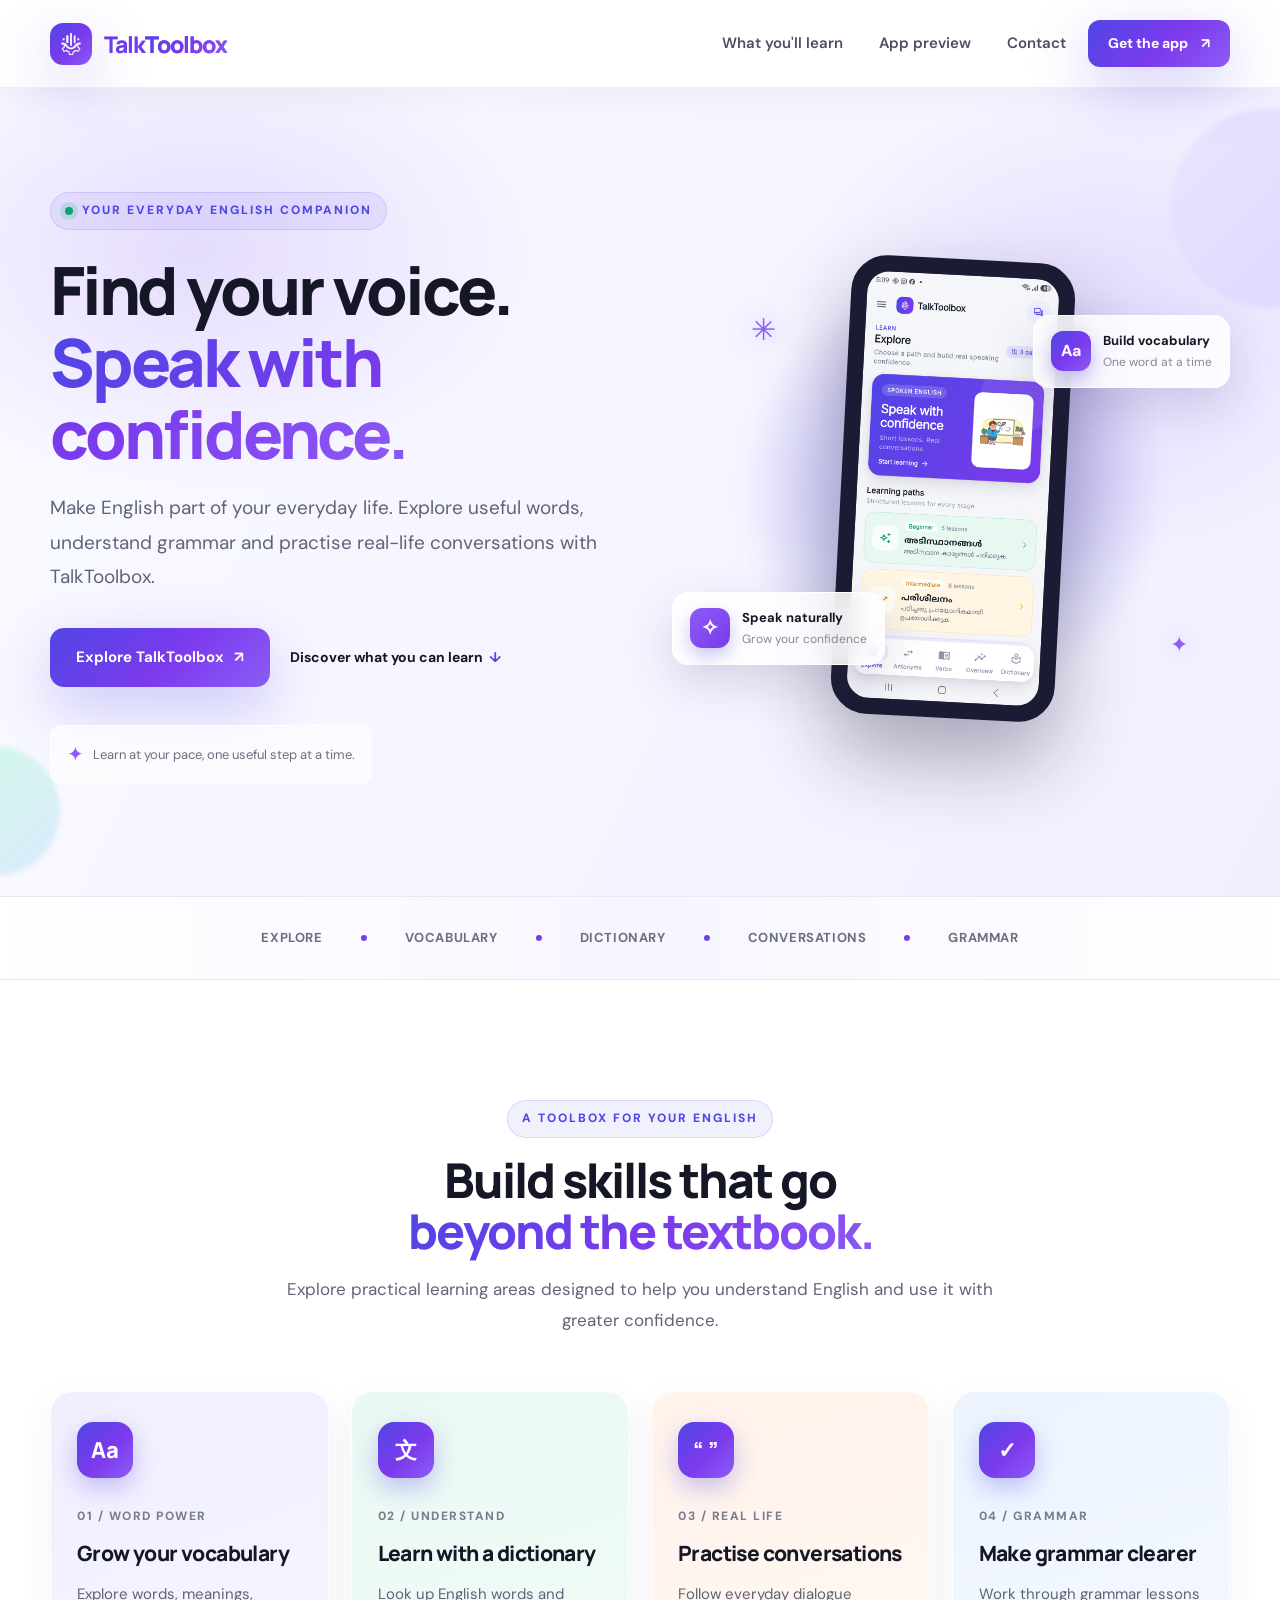
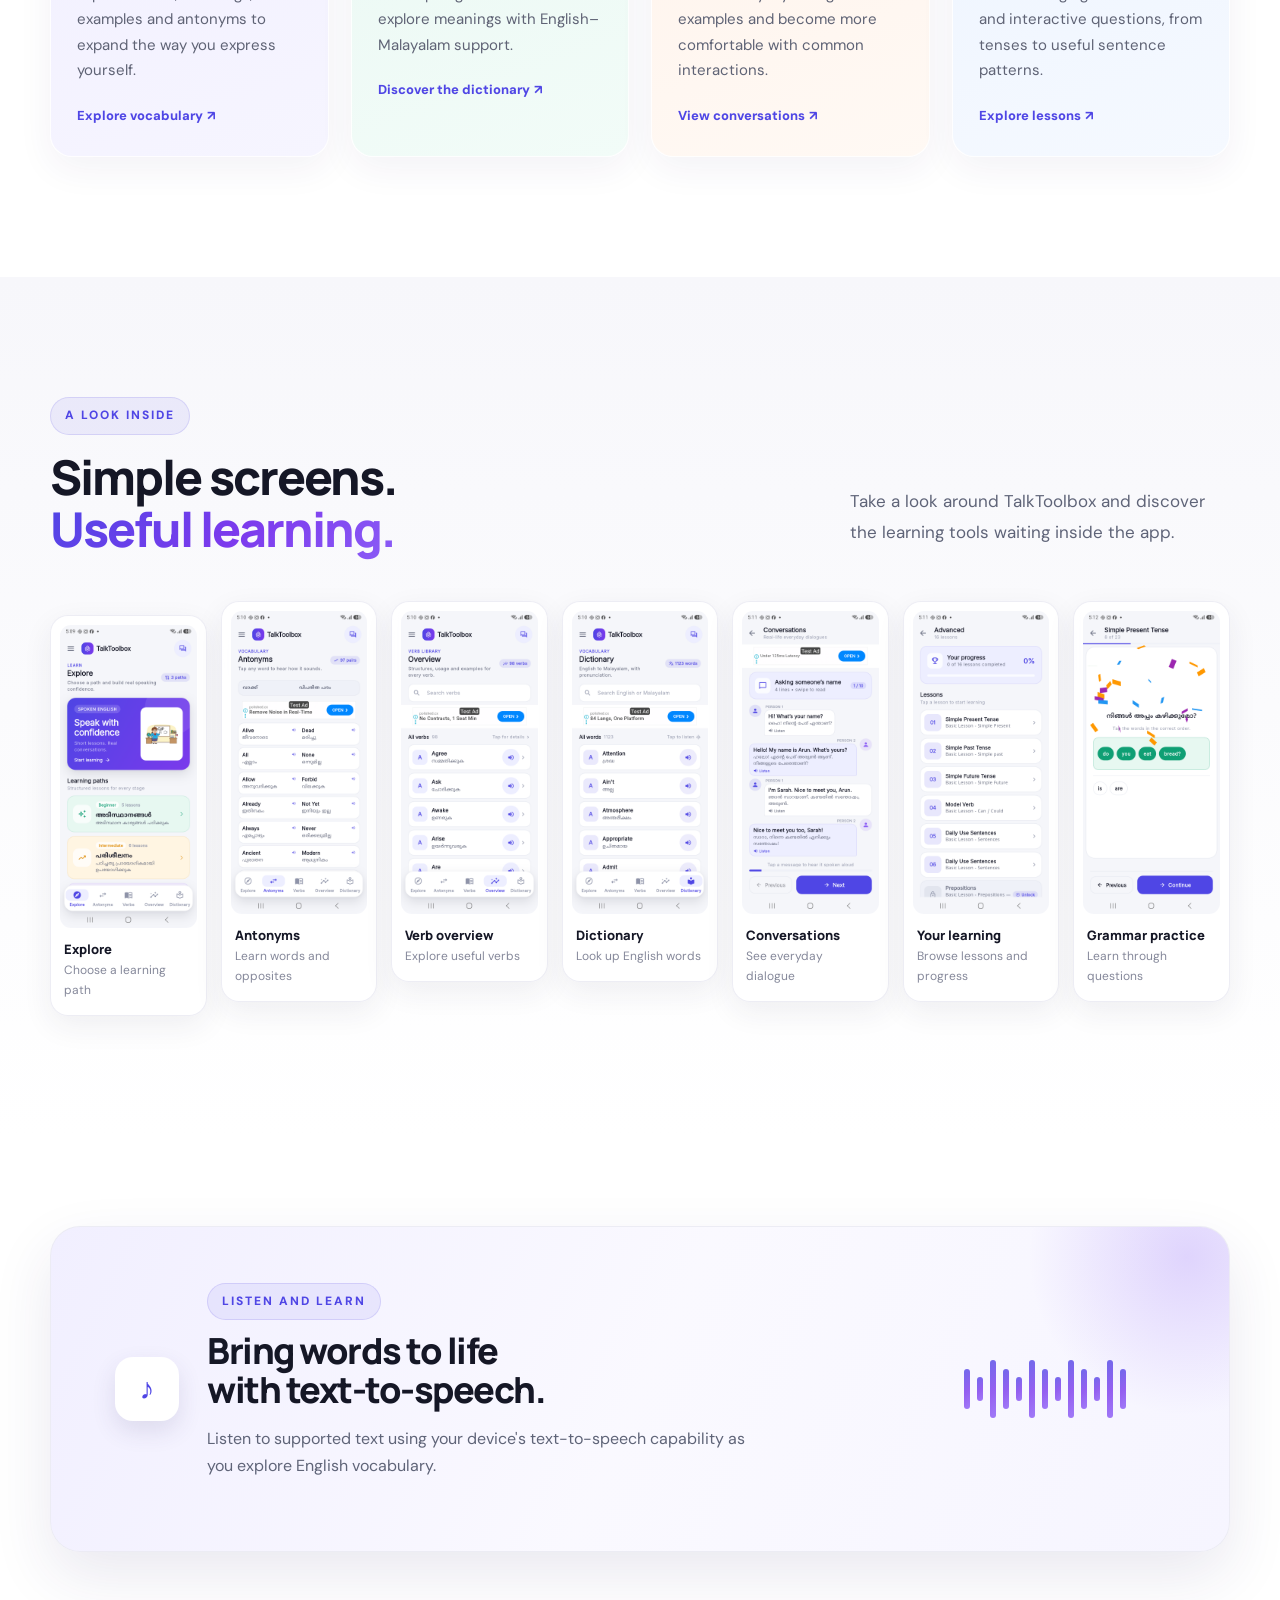
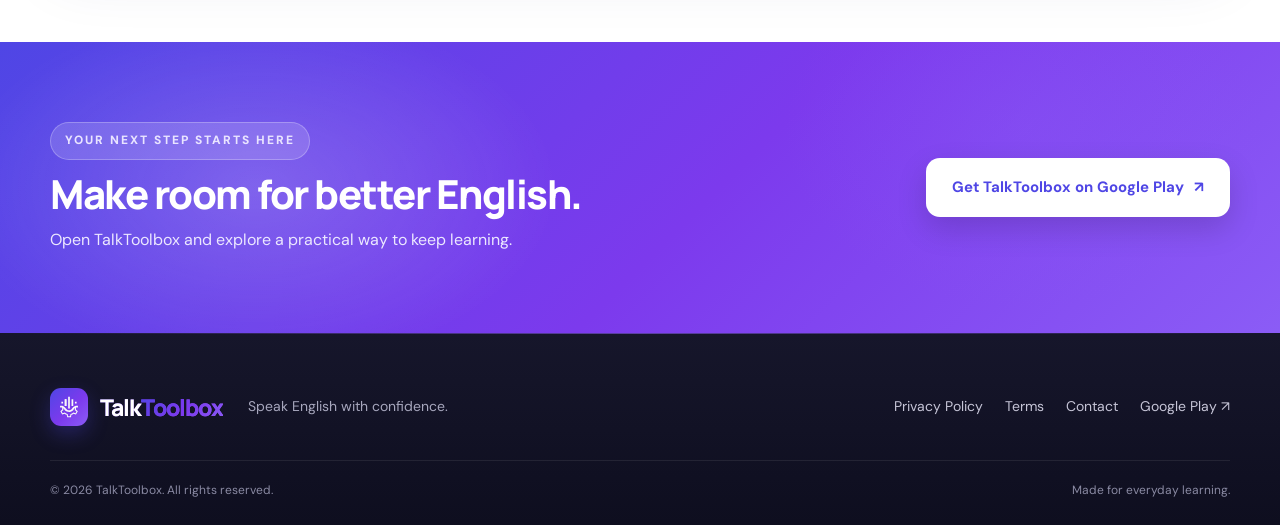
<file: index.html>
<!doctype html>
<html lang="en">
<head>
  <meta charset="utf-8">
  <meta name="viewport" content="width=device-width, initial-scale=1">
  <meta name="theme-color" content="#4f46e5">
  <meta name="description" content="Build confidence in spoken English with TalkToolbox. Explore vocabulary, conversations, grammar lessons and everyday English practice.">
  <title>TalkToolbox — Speak English with confidence</title>
  <link rel="icon" href="assets/logo.svg" type="image/svg+xml">
  <link rel="preconnect" href="https://fonts.googleapis.com">
  <link rel="preconnect" href="https://fonts.gstatic.com" crossorigin>
  <link href="https://fonts.googleapis.com/css2?family=DM+Sans:wght@400;500;600;700;800&family=Manrope:wght@400;500;600;700;800&display=swap" rel="stylesheet">
  <link rel="stylesheet" href="styles.css">
</head>
<body>
<header class="site-header">
  <div class="container nav-wrap">
    <a class="brand" href="index.html"><img src="assets/logo.svg" alt="" onerror="this.style.display='none'"><span>Talk<span>Toolbox</span></span></a>
    <button class="menu-toggle" aria-label="Open navigation" aria-expanded="false">☰</button>
    <nav class="nav-links">
      <a href="#learning">What you'll learn</a><a href="#inside">App preview</a><a href="contact.html">Contact</a>
      <a class="nav-cta" href="https://play.google.com/store/apps/details?id=com.aaronmaxlab.talktoolbox" target="_blank" rel="noopener">Get the app <span>↗</span></a>
    </nav>
  </div>
</header>
<main>
  <section class="hero">
    <div class="hero-orb orb-one"></div><div class="hero-orb orb-two"></div>
    <div class="container hero-grid">
      <div class="hero-copy">
        <div class="eyebrow"><span class="eyebrow-dot"></span> YOUR EVERYDAY ENGLISH COMPANION</div>
        <h1>Find your voice.<br><span>Speak with confidence.</span></h1>
        <p class="hero-lead">Make English part of your everyday life. Explore useful words, understand grammar and practise real-life conversations with TalkToolbox.</p>
        <div class="hero-actions">
          <a class="button button-primary" href="https://play.google.com/store/apps/details?id=com.aaronmaxlab.talktoolbox" target="_blank" rel="noopener">Explore TalkToolbox <span>↗</span></a>
          <a class="text-link" href="#learning">Discover what you can learn <span>↓</span></a>
        </div>
        <div class="hero-note"><span class="note-icon">✦</span><span>Learn at your pace, one useful step at a time.</span></div>
      </div>
      <div class="hero-visual">
        <div class="visual-glow"></div>
        <div class="float-chip chip-top"><span class="chip-symbol">Aa</span><span><b>Build vocabulary</b><small>One word at a time</small></span></div>
        <div class="phone-frame">
          <div class="phone-screen"><img src="assets/170955.png" alt="TalkToolbox Explore screen"></div>
        </div>
        <div class="float-chip chip-bottom"><span class="chip-symbol violet">✧</span><span><b>Speak naturally</b><small>Grow your confidence</small></span></div>
        <span class="sparkle sparkle-a">✳</span><span class="sparkle sparkle-b">✦</span>
      </div>
    </div>
  </section>
  <section class="trust-strip"><div class="container trust-inner"><span>Explore</span><i></i><span>Vocabulary</span><i></i><span>Dictionary</span><i></i><span>Conversations</span><i></i><span>Grammar</span></div></section>
  <section class="section section-intro" id="learning">
    <div class="container">
      <div class="section-heading centered"><span class="eyebrow">A TOOLBOX FOR YOUR ENGLISH</span><h2>Build skills that go<br><span> beyond the textbook.</span></h2><p>Explore practical learning areas designed to help you understand English and use it with greater confidence.</p></div>
      <div class="feature-grid">
        <article class="feature-card feature-lilac"><div class="feature-icon">Aa</div><span class="feature-kicker">01 / WORD POWER</span><h3>Grow your vocabulary</h3><p>Explore words, meanings, examples and antonyms to expand the way you express yourself.</p><a href="#inside">Explore vocabulary <span>↗</span></a></article>
        <article class="feature-card feature-mint"><div class="feature-icon">文</div><span class="feature-kicker">02 / UNDERSTAND</span><h3>Learn with a dictionary</h3><p>Look up English words and explore meanings with English–Malayalam support.</p><a href="#inside">Discover the dictionary <span>↗</span></a></article>
        <article class="feature-card feature-peach"><div class="feature-icon">“ ”</div><span class="feature-kicker">03 / REAL LIFE</span><h3>Practise conversations</h3><p>Follow everyday dialogue examples and become more comfortable with common interactions.</p><a href="#inside">View conversations <span>↗</span></a></article>
        <article class="feature-card feature-blue"><div class="feature-icon">✓</div><span class="feature-kicker">04 / GRAMMAR</span><h3>Make grammar clearer</h3><p>Work through grammar lessons and interactive questions, from tenses to useful sentence patterns.</p><a href="#inside">Explore lessons <span>↗</span></a></article>
      </div>
    </div>
  </section>
  <section class="section preview-section" id="inside">
    <div class="container">
      <div class="preview-heading"><div><span class="eyebrow">A LOOK INSIDE</span><h2>Simple screens.<br><span>Useful learning.</span></h2></div><p>Take a look around TalkToolbox and discover the learning tools waiting inside the app.</p></div>
      <div class="screenshot-grid">
        <figure class="shot shot-tall"><img src="assets/170955.png" alt="Explore learning paths in TalkToolbox"><figcaption><b>Explore</b><span>Choose a learning path</span></figcaption></figure>
        <figure class="shot"><img src="assets/171023.png" alt="Antonyms vocabulary screen"><figcaption><b>Antonyms</b><span>Learn words and opposites</span></figcaption></figure>
        <figure class="shot"><img src="assets/171039.png" alt="Verb overview screen"><figcaption><b>Verb overview</b><span>Explore useful verbs</span></figcaption></figure>
        <figure class="shot"><img src="assets/171050.png" alt="English Malayalam dictionary screen"><figcaption><b>Dictionary</b><span>Look up English words</span></figcaption></figure>
        <figure class="shot"><img src="assets/171106.png" alt="Conversation practice screen"><figcaption><b>Conversations</b><span>See everyday dialogue</span></figcaption></figure>
        <figure class="shot"><img src="assets/171132.png" alt="Advanced lessons and progress screen"><figcaption><b>Your learning</b><span>Browse lessons and progress</span></figcaption></figure>
        <figure class="shot"><img src="assets/171228.png" alt="Interactive grammar question screen"><figcaption><b>Grammar practice</b><span>Learn through questions</span></figcaption></figure>
      </div>
    </div>
  </section>
  <section class="section tts-section"><div class="container tts-card"><div class="tts-mark">♪</div><div><span class="eyebrow">LISTEN AND LEARN</span><h2>Bring words to life<br>with text-to-speech.</h2><p>Listen to supported text using your device's text-to-speech capability as you explore English vocabulary.</p></div><div class="sound-art" aria-hidden="true"><span></span><span></span><span></span><span></span><span></span><span></span><span></span><span></span><span></span><span></span><span></span><span></span><span></span></div></div></section>
  <section class="final-cta"><div class="container cta-inner"><div><span class="eyebrow">YOUR NEXT STEP STARTS HERE</span><h2>Make room for better English.</h2><p>Open TalkToolbox and explore a practical way to keep learning.</p></div><a class="button button-light" href="https://play.google.com/store/apps/details?id=com.aaronmaxlab.talktoolbox" target="_blank" rel="noopener">Get TalkToolbox on Google Play <span>↗</span></a></div></section>
</main>
<footer class="site-footer"><div class="container footer-top"><a class="brand footer-brand" href="index.html"><img src="assets/logo.svg" alt=""><span>Talk<span>Toolbox</span></span></a><p>Speak English with confidence.</p><div class="footer-links"><a href="privacy.html">Privacy Policy</a><a href="terms.html">Terms</a><a href="contact.html">Contact</a><a href="https://play.google.com/store/apps/details?id=com.aaronmaxlab.talktoolbox" target="_blank" rel="noopener">Google Play ↗</a></div></div><div class="container footer-bottom"><span>© <span id="year"></span> TalkToolbox. All rights reserved.</span><span>Made for everyday learning.</span></div></footer>
<script src="script.js"></script>
</body></html>
</file>
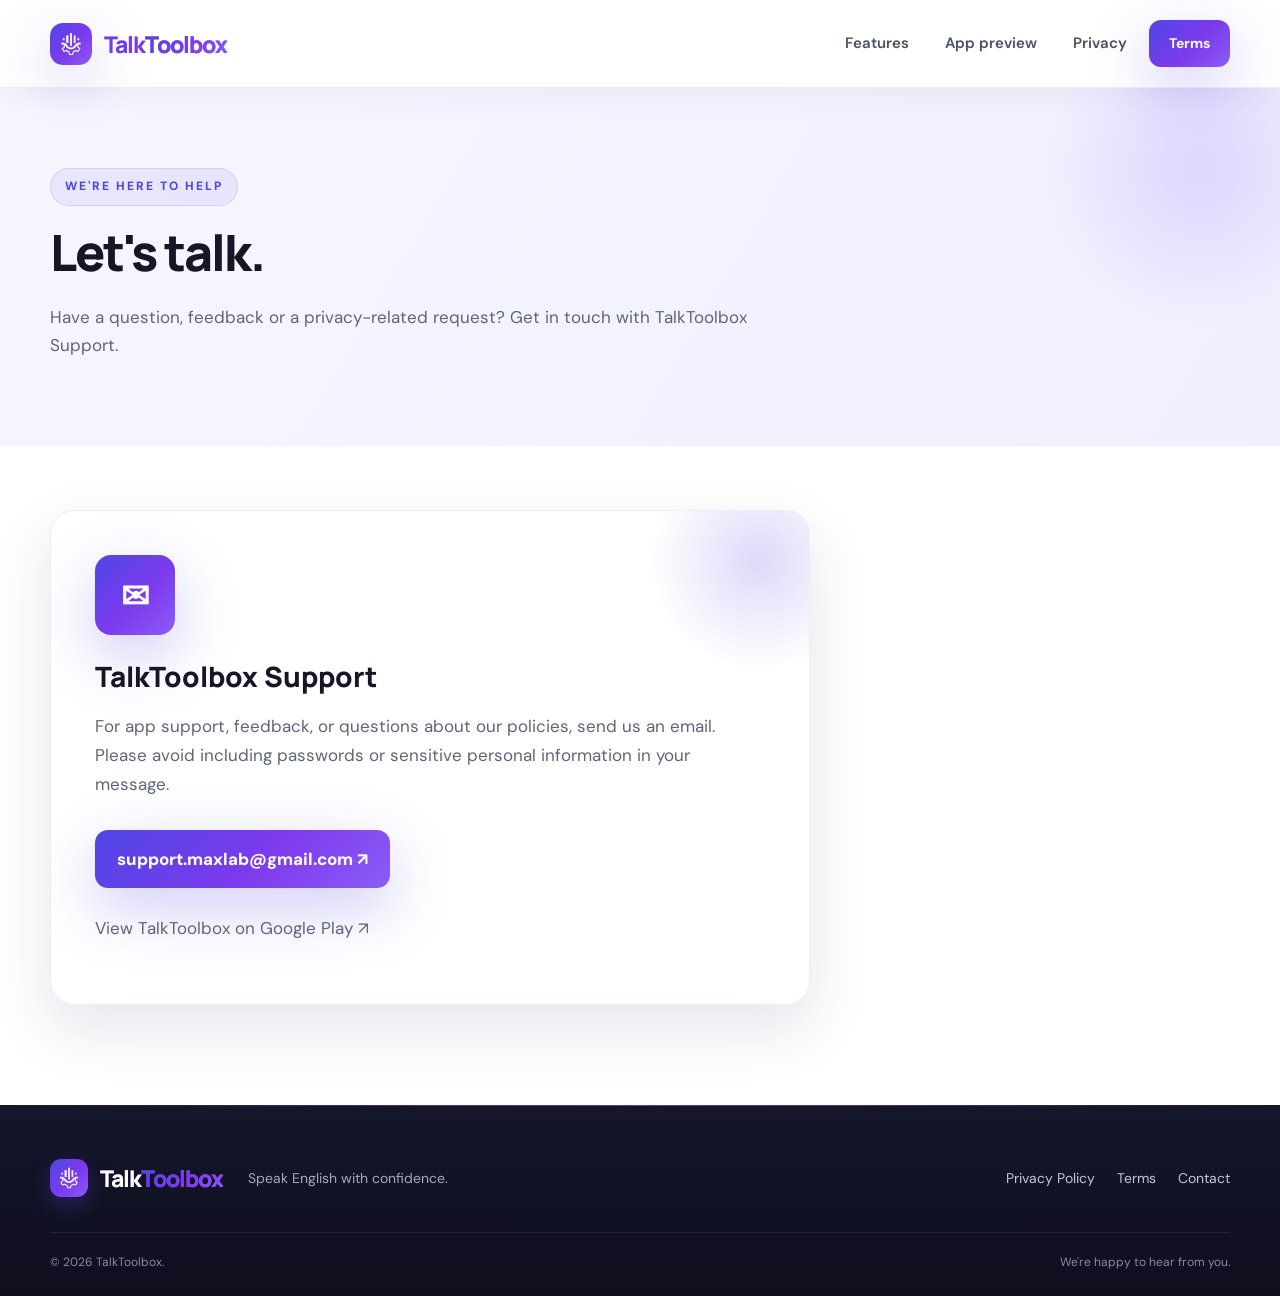
<file: contact.html>
<!doctype html>
<html lang="en"><head><meta charset="utf-8"><meta name="viewport" content="width=device-width,initial-scale=1"><meta name="theme-color" content="#4f46e5"><meta name="description" content="Contact TalkToolbox support"><title>Contact — TalkToolbox</title><link rel="icon" href="assets/logo.svg" type="image/svg+xml"><link href="https://fonts.googleapis.com/css2?family=DM+Sans:wght@400;500;600;700;800&family=Manrope:wght@400;500;600;700;800&display=swap" rel="stylesheet"><link rel="stylesheet" href="styles.css"></head><body>
<header class="site-header"><div class="container nav-wrap"><a class="brand" href="index.html"><img src="assets/logo.svg" alt=""><span>Talk<span>Toolbox</span></span></a><button class="menu-toggle" aria-label="Open navigation" aria-expanded="false">☰</button><nav class="nav-links"><a href="index.html#learning">Features</a><a href="index.html#inside">App preview</a><a href="privacy.html">Privacy</a><a class="nav-cta" href="terms.html">Terms</a></nav></div></header>
<main><section class="legal-hero"><div class="container"><span class="eyebrow">WE'RE HERE TO HELP</span><h1>Let's talk.</h1><p>Have a question, feedback or a privacy-related request? Get in touch with TalkToolbox Support.</p></div></section><section class="legal-content"><div class="container"><div class="contact-card"><div class="feature-icon">✉</div><h2>TalkToolbox Support</h2><p>For app support, feedback, or questions about our policies, send us an email. Please avoid including passwords or sensitive personal information in your message.</p><a class="contact-email" href="mailto:support.maxlab@gmail.com">support.maxlab@gmail.com ↗</a><p style="margin-top:26px"><a href="https://play.google.com/store/apps/details?id=com.aaronmaxlab.talktoolbox" target="_blank" rel="noopener">View TalkToolbox on Google Play ↗</a></p></div></div></section></main>
<footer class="site-footer"><div class="container footer-top"><a class="brand footer-brand" href="index.html"><img src="assets/logo.svg" alt=""><span>Talk<span>Toolbox</span></span></a><p>Speak English with confidence.</p><div class="footer-links"><a href="privacy.html">Privacy Policy</a><a href="terms.html">Terms</a><a href="contact.html">Contact</a></div></div><div class="container footer-bottom"><span>© <span id="year"></span> TalkToolbox.</span><span>We're happy to hear from you.</span></div></footer><script src="script.js"></script></body></html>
</file>
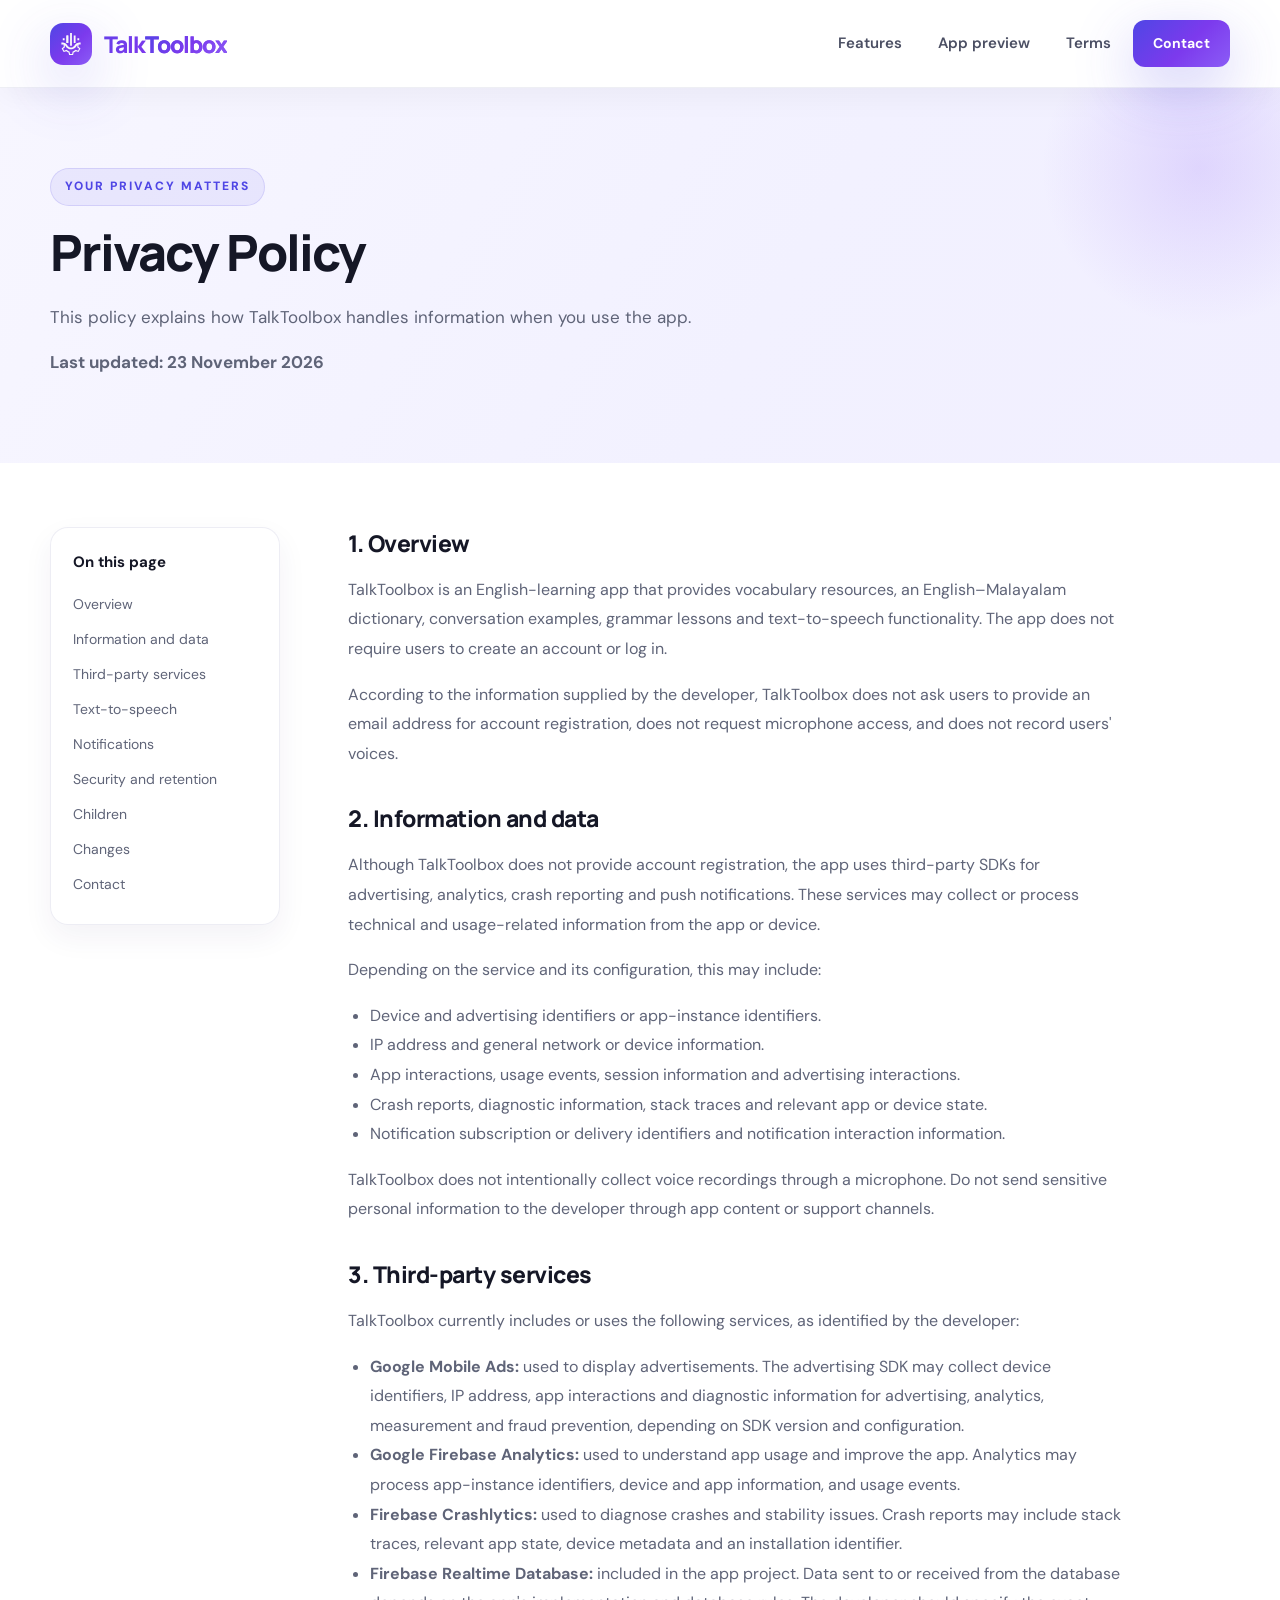
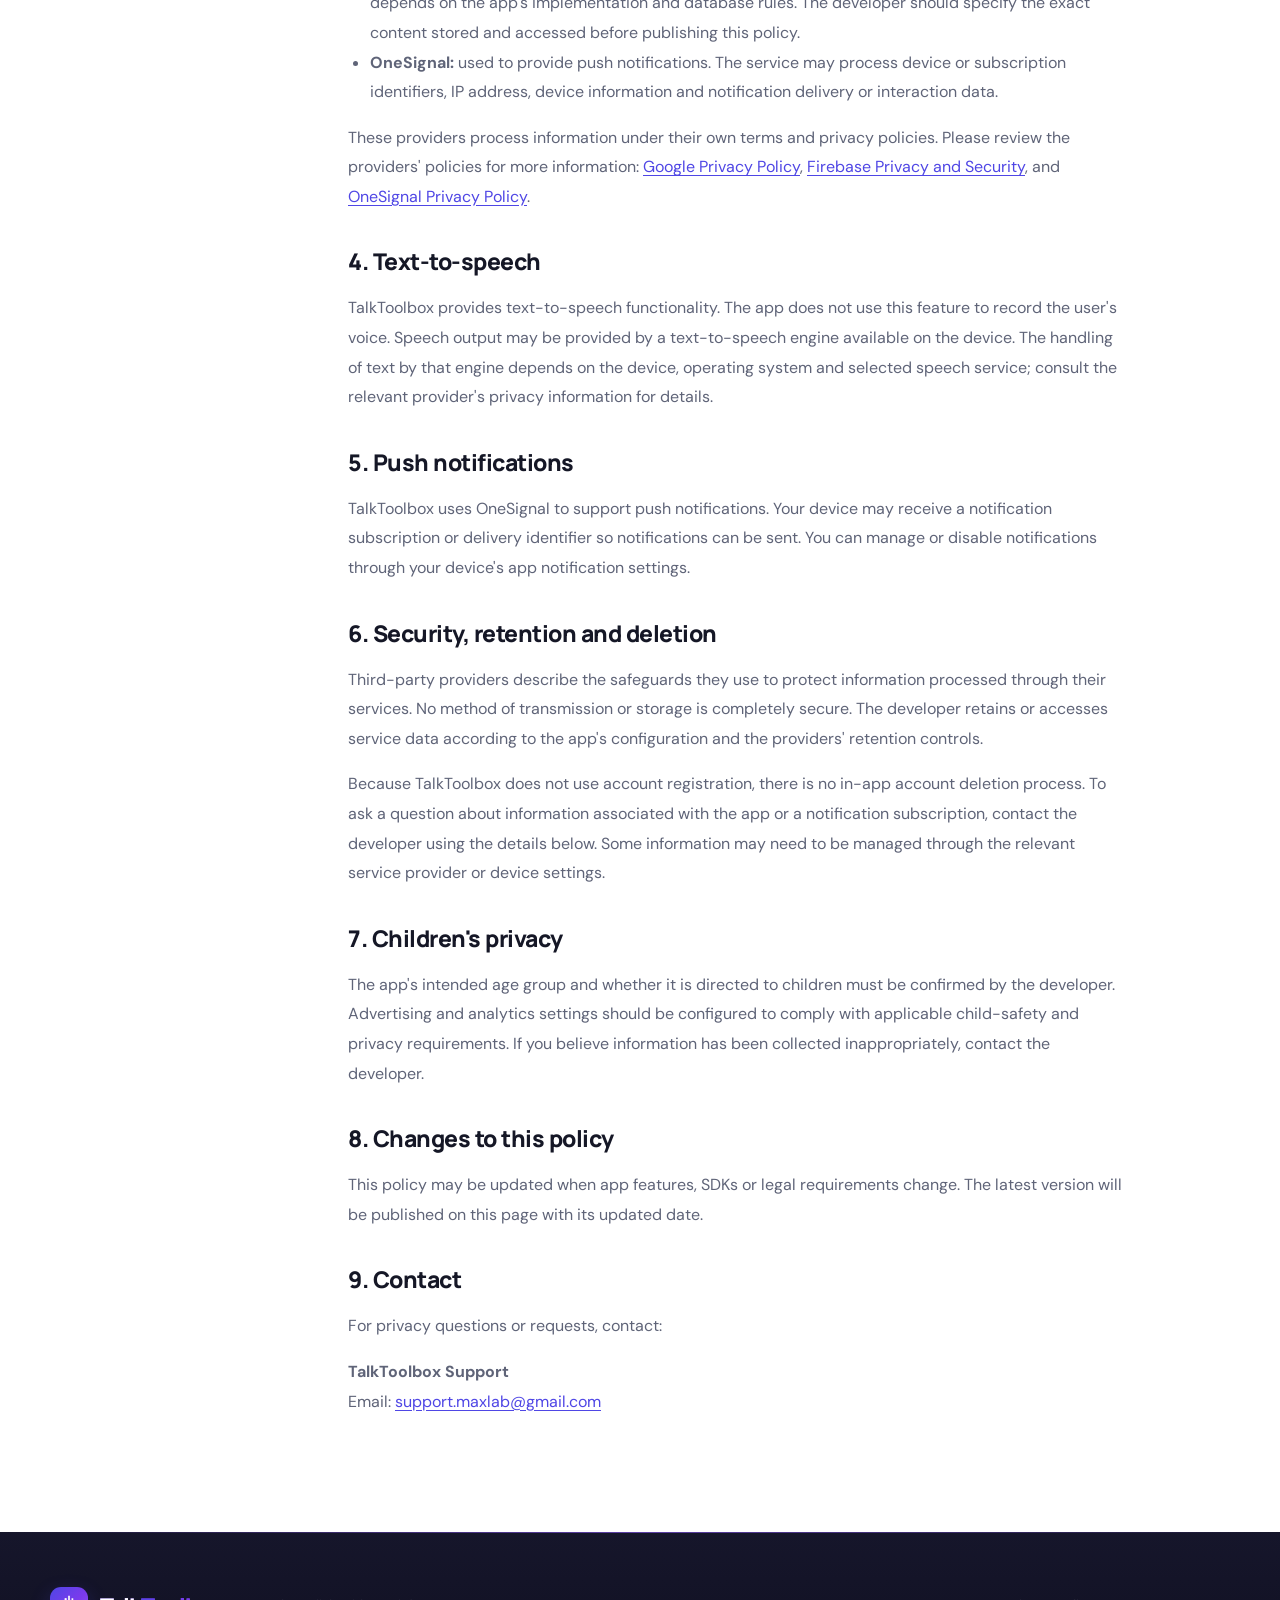
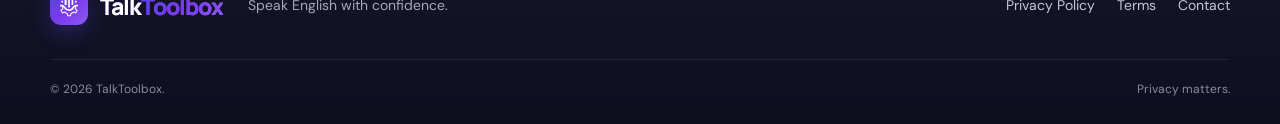
<file: privacy.html>
<!doctype html>
<html lang="en"><head><meta charset="utf-8"><meta name="viewport" content="width=device-width,initial-scale=1"><meta name="theme-color" content="#4f46e5"><meta name="description" content="TalkToolbox Privacy Policy"><title>Privacy Policy — TalkToolbox</title><link rel="icon" href="assets/logo.svg" type="image/svg+xml"><link href="https://fonts.googleapis.com/css2?family=DM+Sans:wght@400;500;600;700;800&family=Manrope:wght@400;500;600;700;800&display=swap" rel="stylesheet"><link rel="stylesheet" href="styles.css"></head><body>
<header class="site-header"><div class="container nav-wrap"><a class="brand" href="index.html"><img src="assets/logo.svg" alt=""><span>Talk<span>Toolbox</span></span></a><button class="menu-toggle" aria-label="Open navigation" aria-expanded="false">☰</button><nav class="nav-links"><a href="index.html#learning">Features</a><a href="index.html#inside">App preview</a><a href="terms.html">Terms</a><a class="nav-cta" href="contact.html">Contact</a></nav></div></header>
<main><section class="legal-hero"><div class="container"><span class="eyebrow">YOUR PRIVACY MATTERS</span><h1>Privacy Policy</h1><p>This policy explains how TalkToolbox handles information when you use the app.</p><p><b>Last updated: 23 November 2026</b></p></div></section>
<section class="legal-content"><div class="container legal-layout"><aside class="legal-aside"><b>On this page</b><a href="#overview">Overview</a><a href="#data">Information and data</a><a href="#sdk">Third-party services</a><a href="#tts">Text-to-speech</a><a href="#notifications">Notifications</a><a href="#security">Security and retention</a><a href="#children">Children</a><a href="#changes">Changes</a><a href="#contact">Contact</a></aside>
<div class="legal-copy">
<h2 id="overview">1. Overview</h2><p>TalkToolbox is an English-learning app that provides vocabulary resources, an English–Malayalam dictionary, conversation examples, grammar lessons and text-to-speech functionality. The app does not require users to create an account or log in.</p><p>According to the information supplied by the developer, TalkToolbox does not ask users to provide an email address for account registration, does not request microphone access, and does not record users' voices.</p>
<h2 id="data">2. Information and data</h2><p>Although TalkToolbox does not provide account registration, the app uses third-party SDKs for advertising, analytics, crash reporting and push notifications. These services may collect or process technical and usage-related information from the app or device.</p><p>Depending on the service and its configuration, this may include:</p><ul><li>Device and advertising identifiers or app-instance identifiers.</li><li>IP address and general network or device information.</li><li>App interactions, usage events, session information and advertising interactions.</li><li>Crash reports, diagnostic information, stack traces and relevant app or device state.</li><li>Notification subscription or delivery identifiers and notification interaction information.</li></ul><p>TalkToolbox does not intentionally collect voice recordings through a microphone. Do not send sensitive personal information to the developer through app content or support channels.</p>
<h2 id="sdk">3. Third-party services</h2><p>TalkToolbox currently includes or uses the following services, as identified by the developer:</p><ul><li><b>Google Mobile Ads:</b> used to display advertisements. The advertising SDK may collect device identifiers, IP address, app interactions and diagnostic information for advertising, analytics, measurement and fraud prevention, depending on SDK version and configuration.</li><li><b>Google Firebase Analytics:</b> used to understand app usage and improve the app. Analytics may process app-instance identifiers, device and app information, and usage events.</li><li><b>Firebase Crashlytics:</b> used to diagnose crashes and stability issues. Crash reports may include stack traces, relevant app state, device metadata and an installation identifier.</li><li><b>Firebase Realtime Database:</b> included in the app project. Data sent to or received from the database depends on the app's implementation and database rules. The developer should specify the exact content stored and accessed before publishing this policy.</li><li><b>OneSignal:</b> used to provide push notifications. The service may process device or subscription identifiers, IP address, device information and notification delivery or interaction data.</li></ul><p>These providers process information under their own terms and privacy policies. Please review the providers' policies for more information: <a href="https://policies.google.com/privacy" target="_blank" rel="noopener">Google Privacy Policy</a>, <a href="https://firebase.google.com/support/privacy" target="_blank" rel="noopener">Firebase Privacy and Security</a>, and <a href="https://onesignal.com/privacy_policy" target="_blank" rel="noopener">OneSignal Privacy Policy</a>.</p>
<h2 id="tts">4. Text-to-speech</h2><p>TalkToolbox provides text-to-speech functionality. The app does not use this feature to record the user's voice. Speech output may be provided by a text-to-speech engine available on the device. The handling of text by that engine depends on the device, operating system and selected speech service; consult the relevant provider's privacy information for details.</p>
<h2 id="notifications">5. Push notifications</h2><p>TalkToolbox uses OneSignal to support push notifications. Your device may receive a notification subscription or delivery identifier so notifications can be sent. You can manage or disable notifications through your device's app notification settings.</p>
<h2 id="security">6. Security, retention and deletion</h2><p>Third-party providers describe the safeguards they use to protect information processed through their services. No method of transmission or storage is completely secure. The developer retains or accesses service data according to the app's configuration and the providers' retention controls.</p><p>Because TalkToolbox does not use account registration, there is no in-app account deletion process. To ask a question about information associated with the app or a notification subscription, contact the developer using the details below. Some information may need to be managed through the relevant service provider or device settings.</p>
<h2 id="children">7. Children's privacy</h2><p>The app's intended age group and whether it is directed to children must be confirmed by the developer. Advertising and analytics settings should be configured to comply with applicable child-safety and privacy requirements. If you believe information has been collected inappropriately, contact the developer.</p>
<h2 id="changes">8. Changes to this policy</h2><p>This policy may be updated when app features, SDKs or legal requirements change. The latest version will be published on this page with its updated date.</p>
<h2 id="contact">9. Contact</h2><p>For privacy questions or requests, contact:</p><p><b>TalkToolbox Support</b><br>Email: <a href="mailto:support.maxlab@gmail.com">support.maxlab@gmail.com</a></p>
</div></div></section></main>
<footer class="site-footer"><div class="container footer-top"><a class="brand footer-brand" href="index.html"><img src="assets/logo.svg" alt=""><span>Talk<span>Toolbox</span></span></a><p>Speak English with confidence.</p><div class="footer-links"><a href="privacy.html">Privacy Policy</a><a href="terms.html">Terms</a><a href="contact.html">Contact</a></div></div><div class="container footer-bottom"><span>© <span id="year"></span> TalkToolbox.</span><span>Privacy matters.</span></div></footer><script src="script.js"></script></body></html>
</file>
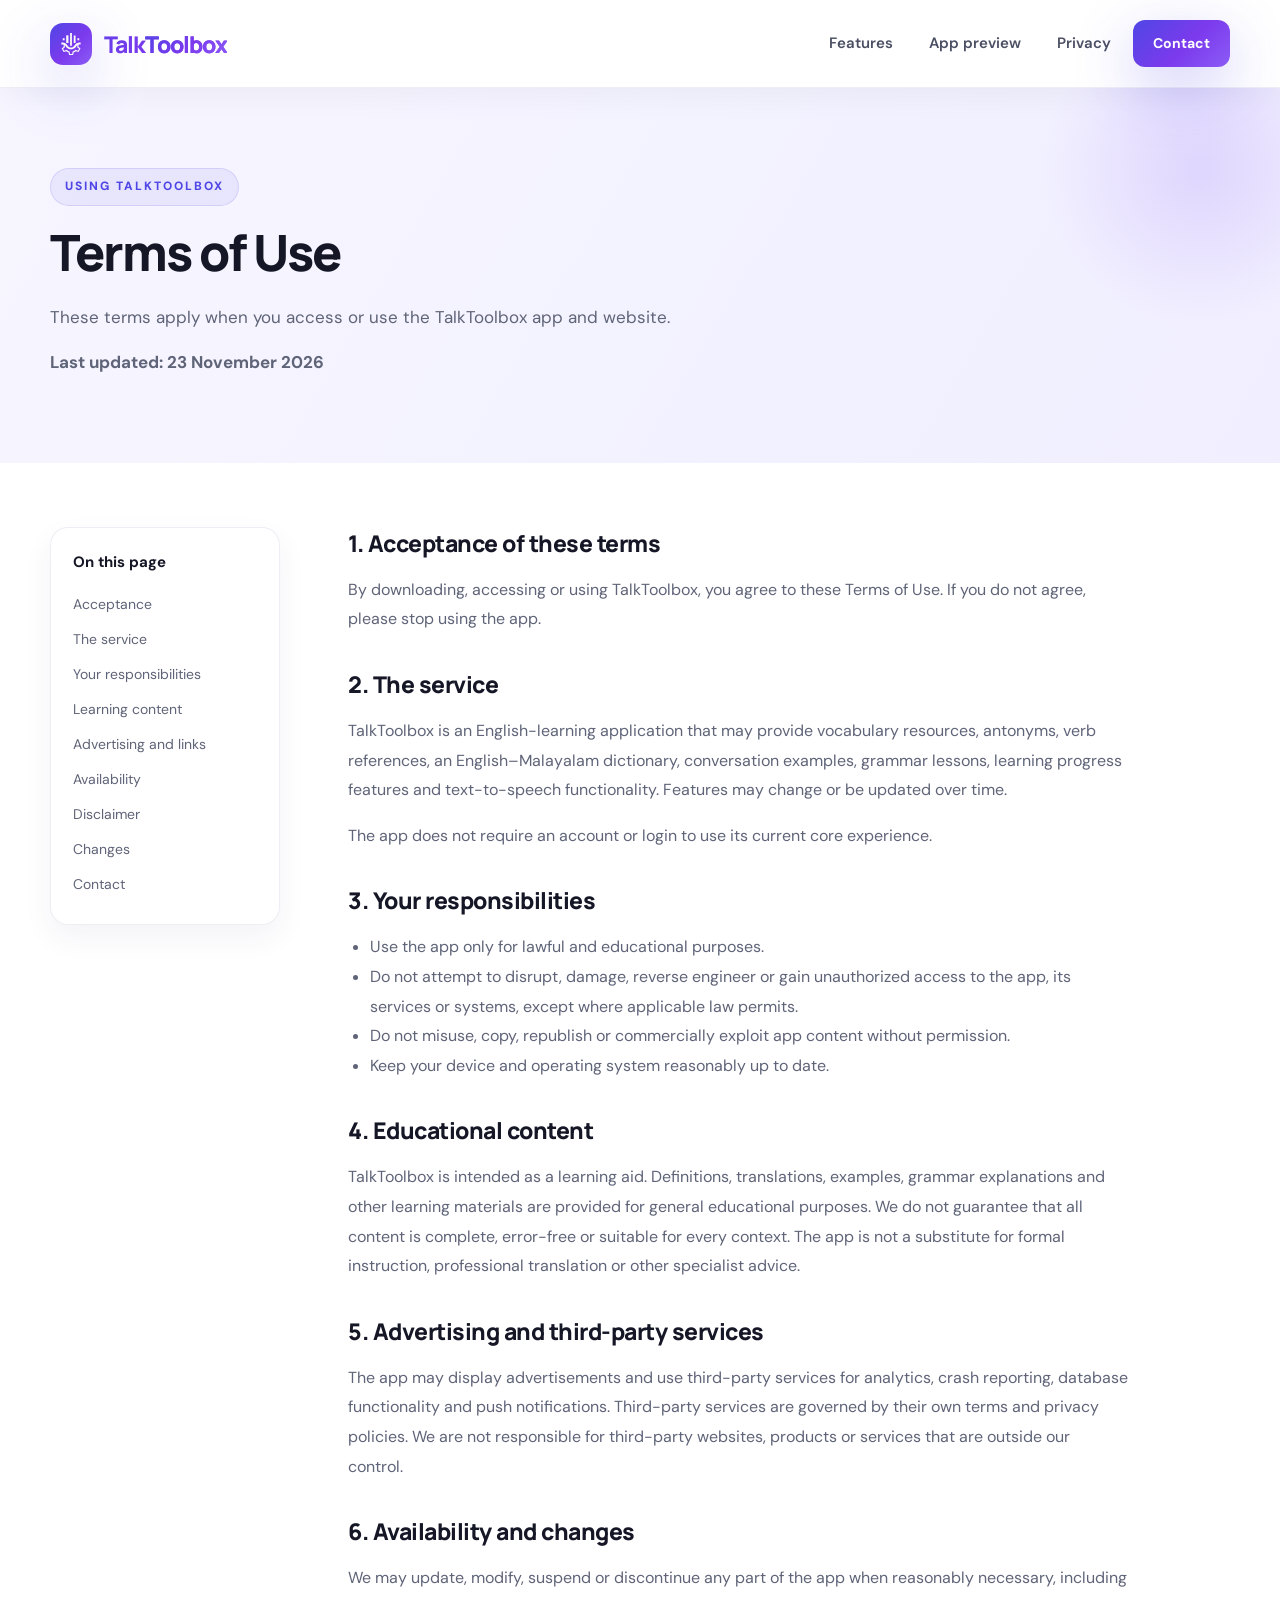
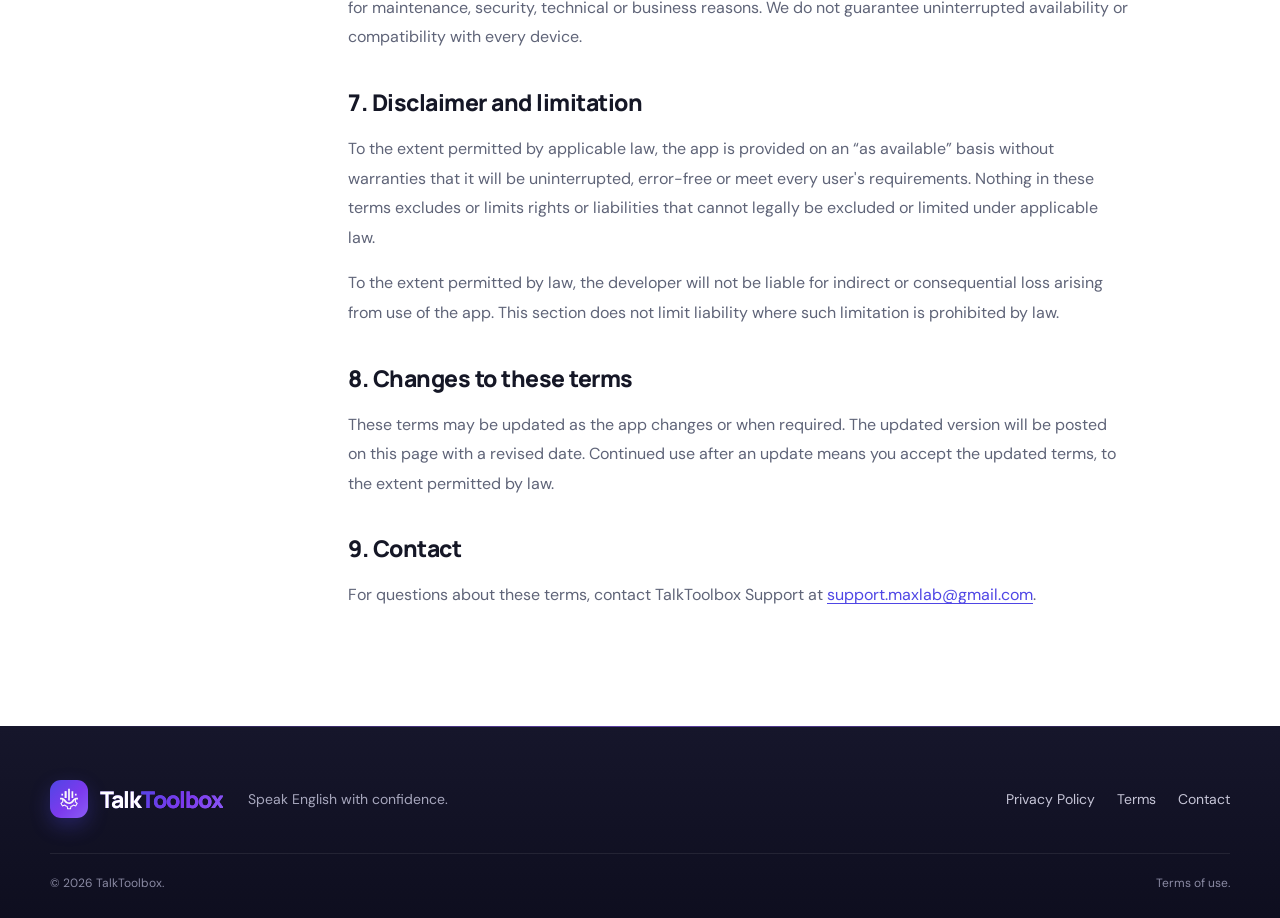
<file: terms.html>
<!doctype html>
<html lang="en"><head><meta charset="utf-8"><meta name="viewport" content="width=device-width,initial-scale=1"><meta name="theme-color" content="#4f46e5"><meta name="description" content="TalkToolbox Terms of Use"><title>Terms of Use — TalkToolbox</title><link rel="icon" href="assets/logo.svg" type="image/svg+xml"><link href="https://fonts.googleapis.com/css2?family=DM+Sans:wght@400;500;600;700;800&family=Manrope:wght@400;500;600;700;800&display=swap" rel="stylesheet"><link rel="stylesheet" href="styles.css"></head><body>
<header class="site-header"><div class="container nav-wrap"><a class="brand" href="index.html"><img src="assets/logo.svg" alt=""><span>Talk<span>Toolbox</span></span></a><button class="menu-toggle" aria-label="Open navigation" aria-expanded="false">☰</button><nav class="nav-links"><a href="index.html#learning">Features</a><a href="index.html#inside">App preview</a><a href="privacy.html">Privacy</a><a class="nav-cta" href="contact.html">Contact</a></nav></div></header>
<main><section class="legal-hero"><div class="container"><span class="eyebrow">USING TALKTOOLBOX</span><h1>Terms of Use</h1><p>These terms apply when you access or use the TalkToolbox app and website.</p><p><b>Last updated: 23 November 2026</b></p></div></section>
<section class="legal-content"><div class="container legal-layout"><aside class="legal-aside"><b>On this page</b><a href="#acceptance">Acceptance</a><a href="#service">The service</a><a href="#responsibilities">Your responsibilities</a><a href="#content">Learning content</a><a href="#ads">Advertising and links</a><a href="#availability">Availability</a><a href="#liability">Disclaimer</a><a href="#changes">Changes</a><a href="#contact">Contact</a></aside><div class="legal-copy">
<h2 id="acceptance">1. Acceptance of these terms</h2><p>By downloading, accessing or using TalkToolbox, you agree to these Terms of Use. If you do not agree, please stop using the app.</p>
<h2 id="service">2. The service</h2><p>TalkToolbox is an English-learning application that may provide vocabulary resources, antonyms, verb references, an English–Malayalam dictionary, conversation examples, grammar lessons, learning progress features and text-to-speech functionality. Features may change or be updated over time.</p><p>The app does not require an account or login to use its current core experience.</p>
<h2 id="responsibilities">3. Your responsibilities</h2><ul><li>Use the app only for lawful and educational purposes.</li><li>Do not attempt to disrupt, damage, reverse engineer or gain unauthorized access to the app, its services or systems, except where applicable law permits.</li><li>Do not misuse, copy, republish or commercially exploit app content without permission.</li><li>Keep your device and operating system reasonably up to date.</li></ul>
<h2 id="content">4. Educational content</h2><p>TalkToolbox is intended as a learning aid. Definitions, translations, examples, grammar explanations and other learning materials are provided for general educational purposes. We do not guarantee that all content is complete, error-free or suitable for every context. The app is not a substitute for formal instruction, professional translation or other specialist advice.</p>
<h2 id="ads">5. Advertising and third-party services</h2><p>The app may display advertisements and use third-party services for analytics, crash reporting, database functionality and push notifications. Third-party services are governed by their own terms and privacy policies. We are not responsible for third-party websites, products or services that are outside our control.</p>
<h2 id="availability">6. Availability and changes</h2><p>We may update, modify, suspend or discontinue any part of the app when reasonably necessary, including for maintenance, security, technical or business reasons. We do not guarantee uninterrupted availability or compatibility with every device.</p>
<h2 id="liability">7. Disclaimer and limitation</h2><p>To the extent permitted by applicable law, the app is provided on an “as available” basis without warranties that it will be uninterrupted, error-free or meet every user's requirements. Nothing in these terms excludes or limits rights or liabilities that cannot legally be excluded or limited under applicable law.</p><p>To the extent permitted by law, the developer will not be liable for indirect or consequential loss arising from use of the app. This section does not limit liability where such limitation is prohibited by law.</p>
<h2 id="changes">8. Changes to these terms</h2><p>These terms may be updated as the app changes or when required. The updated version will be posted on this page with a revised date. Continued use after an update means you accept the updated terms, to the extent permitted by law.</p>
<h2 id="contact">9. Contact</h2><p>For questions about these terms, contact TalkToolbox Support at <a href="mailto:support.maxlab@gmail.com">support.maxlab@gmail.com</a>.</p>
</div></div></section></main>
<footer class="site-footer"><div class="container footer-top"><a class="brand footer-brand" href="index.html"><img src="assets/logo.svg" alt=""><span>Talk<span>Toolbox</span></span></a><p>Speak English with confidence.</p><div class="footer-links"><a href="privacy.html">Privacy Policy</a><a href="terms.html">Terms</a><a href="contact.html">Contact</a></div></div><div class="container footer-bottom"><span>© <span id="year"></span> TalkToolbox.</span><span>Terms of use.</span></div></footer><script src="script.js"></script></body></html>
</file>
<file: styles.css>
/* TalkToolbox — stylish responsive visual system */
:root{
  --brand:#4F46E5;
  --deep:#3730A3;
  --accent:#8B5CF6;
  --success:#0F9F74;
  --danger:#E5484D;
  --warning:#E08A00;
  --bg:#F5F6FA;
  --ink:#151726;
  --muted:#5F6478;
  --line:#E7E8F0;
  --white:#fff;
  --glass:rgba(255,255,255,.72);
  --shadow:0 30px 80px rgba(45,42,105,.16);
  --shadow-soft:0 16px 40px rgba(45,42,105,.1);
  --shadow-glow:0 20px 60px rgba(79,70,229,.28);
  --radius:26px;
  --grad-brand:linear-gradient(135deg,#4f46e5 0%,#7c3aed 55%,#8b5cf6 100%);
  --grad-soft:linear-gradient(135deg,#f1efff 0%,#f6f5ff 45%,#e9e6ff 100%);
}

*{box-sizing:border-box}
html{scroll-behavior:smooth;font-size:16px}
body{
  margin:0;
  background:#ffffff;
  color:var(--ink);
  font-family:"DM Sans",sans-serif;
  font-size:16px;
  line-height:1.65;
  -webkit-font-smoothing:antialiased;
  -moz-osx-font-smoothing:grayscale;
}
a{color:inherit;text-decoration:none;transition:color .25s,transform .25s}
img{max-width:100%;display:block}
.container{width:min(1180px,calc(100% - 48px));margin-inline:auto}

/* ---------- Header ---------- */
.site-header{
  height:88px;
  display:flex;
  align-items:center;
  background:rgba(255,255,255,.78);
  backdrop-filter:saturate(180%) blur(20px);
  position:sticky;
  top:0;
  z-index:30;
  border-bottom:1px solid rgba(231,232,240,.7);
  box-shadow:0 10px 30px rgba(15,18,38,.04);
}
.nav-wrap{display:flex;align-items:center;justify-content:space-between}
.brand{
  display:inline-flex;
  align-items:center;
  gap:12px;
  font:800 23px Manrope,sans-serif;
  letter-spacing:-.9px;
  background:var(--grad-brand);
  -webkit-background-clip:text;
  background-clip:text;
  color:transparent;
}
.brand img{
  width:42px;
  height:42px;
  object-fit:contain;
  background:var(--grad-brand);
  border-radius:13px;
  padding:7px;
  box-shadow:var(--shadow-glow);
  transition:transform .3s ease;
}
.brand:hover img{transform:rotate(-6deg) scale(1.05)}
.brand>span>span{background:var(--grad-brand);-webkit-background-clip:text;background-clip:text;color:transparent}
.nav-links{
  display:flex;
  align-items:center;
  gap:8px;
  font-size:15px;
  font-weight:600;
  color:#4b4f63;
}
.nav-links>a:not(.nav-cta){
  padding:9px 14px;
  border-radius:10px;
  transition:background .25s,color .25s;
}
.nav-links>a:not(.nav-cta):hover{
  background:#f1efff;
  color:var(--brand);
}
.nav-cta{
  padding:12px 20px;
  border-radius:12px;
  background:var(--grad-brand);
  color:#fff;
  font-size:14px;
  font-weight:700;
  box-shadow:var(--shadow-glow);
  transition:transform .25s,box-shadow .25s;
  position:relative;
  overflow:hidden;
}
.nav-cta::after{
  content:"";
  position:absolute;
  inset:0;
  background:linear-gradient(120deg,transparent 30%,rgba(255,255,255,.35) 50%,transparent 70%);
  transform:translateX(-100%);
  transition:transform .6s ease;
}
.nav-cta:hover{transform:translateY(-2px);box-shadow:0 18px 40px rgba(79,70,229,.38)}
.nav-cta:hover::after{transform:translateX(100%)}
.nav-cta span,.button span{margin-left:10px}
.menu-toggle{
  display:none;
  border:0;
  background:var(--bg);
  border-radius:10px;
  padding:10px 13px;
  font-size:20px;
  cursor:pointer;
}

/* ---------- Hero ---------- */
.hero{
  position:relative;
  overflow:hidden;
  background:linear-gradient(115deg,#fafaff 0%,#f6f5ff 48%,#f1efff 100%);
  padding:104px 0 112px;
  min-height:660px;
}
.hero::before{
  content:"";
  position:absolute;
  inset:0;
  background:
    radial-gradient(600px 400px at 15% 20%,rgba(139,92,246,.18) 0%,transparent 60%),
    radial-gradient(500px 400px at 85% 30%,rgba(139,92,246,.16) 0%,transparent 60%);
  pointer-events:none;
}
.hero-grid{
  display:grid;
  grid-template-columns:1.02fr .98fr;
  align-items:center;
  gap:50px;
  position:relative;
  z-index:1;
}
.eyebrow{
  display:inline-flex;
  align-items:center;
  gap:9px;
  color:var(--brand);
  font-size:12px;
  letter-spacing:2px;
  font-weight:800;
  padding:8px 14px;
  border-radius:999px;
  background:rgba(79,70,229,.08);
  border:1px solid rgba(79,70,229,.15);
}
.eyebrow-dot{
  width:8px;
  height:8px;
  background:var(--success);
  border-radius:50%;
  box-shadow:0 0 0 5px rgba(16,185,129,.18);
  animation:pulse 2.4s ease-in-out infinite;
}
.hero h1,.section-heading h2,.preview-heading h2,.tts-card h2,.cta-inner h2{
  font:800 clamp(44px,5.2vw,70px)/1.08 Manrope,sans-serif;
  letter-spacing:-3px;
  margin:24px 0 0;
}
.hero h1 span{
  background:var(--grad-brand);
  -webkit-background-clip:text;
  background-clip:text;
  color:transparent;
}
.section-heading h2 span,.preview-heading h2 span{background:var(--grad-brand);-webkit-background-clip:text;background-clip:text;color:transparent}
.hero-lead{
  max-width:560px;
  color:var(--muted);
  font-size:19px;
  line-height:1.8;
  margin-top:22px;
}
.hero-actions{
  display:flex;
  align-items:center;
  gap:20px;
  margin-top:34px;
  flex-wrap:wrap;
}
.button{
  display:inline-flex;
  align-items:center;
  justify-content:center;
  padding:17px 26px;
  border-radius:14px;
  font-size:15px;
  font-weight:700;
  transition:transform .25s,box-shadow .25s;
  position:relative;
  overflow:hidden;
}
.button:hover{transform:translateY(-3px)}
.button-primary{
  background:var(--grad-brand);
  color:white;
  box-shadow:var(--shadow-glow);
}
.button-primary::after{
  content:"";
  position:absolute;
  inset:0;
  background:linear-gradient(120deg,transparent 30%,rgba(255,255,255,.3) 50%,transparent 70%);
  transform:translateX(-100%);
  transition:transform .7s ease;
}
.button-primary:hover::after{transform:translateX(100%)}
.text-link{
  font-size:14px;
  font-weight:700;
  color:var(--ink);
  display:inline-flex;
  align-items:center;
  gap:6px;
}
.text-link span{color:var(--brand)}
.hero-note{
  display:flex;
  align-items:center;
  gap:9px;
  color:#6b6f82;
  font-size:13px;
  margin-top:38px;
  padding:12px 16px;
  border-radius:12px;
  background:rgba(255,255,255,.6);
  backdrop-filter:blur(10px);
  width:fit-content;
  border:1px solid rgba(255,255,255,.8);
}
.note-icon{color:var(--accent);font-size:20px}
.hero-visual{
  height:490px;
  position:relative;
  display:flex;
  align-items:center;
  justify-content:center;
}
.visual-glow{
  position:absolute;
  width:420px;
  height:420px;
  border-radius:50%;
  background:radial-gradient(circle,rgba(139,92,246,.35) 0%,rgba(79,70,229,.18) 45%,transparent 72%);
  filter:blur(8px);
  animation:glow 6s ease-in-out infinite;
}
.phone-frame{
  position:relative;
  width:224px;
  padding:8px;
  border:8px solid #1b1b33;
  border-radius:36px;
  background:#1b1b33;
  box-shadow:0 40px 80px rgba(27,27,51,.35),0 0 0 1px rgba(255,255,255,.05);
  transform:rotate(3deg);
  z-index:2;
  transition:transform .4s ease;
}
.phone-frame:hover{transform:rotate(0deg) scale(1.02)}
.phone-screen{overflow:hidden;border-radius:22px;background:white}
.phone-screen img{width:100%;height:auto}
.float-chip{
  position:absolute;
  z-index:3;
  display:flex;
  align-items:center;
  gap:12px;
  padding:14px 17px;
  background:rgba(255,255,255,.85);
  backdrop-filter:blur(14px);
  border:1px solid rgba(255,255,255,.9);
  border-radius:16px;
  box-shadow:0 18px 45px rgba(57,53,107,.16);
  animation:float 5s ease-in-out infinite;
}
.float-chip b,.float-chip small{display:block}
.float-chip b{font-size:13px}
.float-chip small{font-size:12px;color:#85889a;margin-top:2px}
.chip-top{top:72px;right:0;animation-delay:0s}
.chip-bottom{bottom:68px;left:-4px;animation-delay:1.5s}
.chip-symbol{
  width:40px;
  height:40px;
  border-radius:12px;
  background:var(--grad-brand);
  color:#fff;
  display:grid;
  place-items:center;
  font-weight:800;
  font-size:16px;
  box-shadow:0 8px 18px rgba(79,70,229,.3);
}
.chip-symbol.violet{background:linear-gradient(135deg,#8b5cf6,#7c3aed);font-size:21px}
.sparkle{position:absolute;color:var(--accent);filter:drop-shadow(0 0 12px rgba(139,92,246,.6))}
.sparkle-a{top:62px;left:75px;font-size:30px;animation:spin 8s linear infinite}
.sparkle-b{bottom:70px;right:42px;font-size:22px;animation:spin 10s linear infinite reverse}
.hero-orb{position:absolute;border-radius:50%;filter:blur(2px)}
.orb-one{width:200px;height:200px;background:linear-gradient(135deg,#e9e5ff,#dcd7ff);right:-90px;top:20px;animation:float 7s ease-in-out infinite}
.orb-two{width:130px;height:130px;background:linear-gradient(135deg,#d1fae5,#dbeafe);left:-70px;bottom:20px;animation:float 9s ease-in-out infinite reverse}

/* ---------- Trust strip ---------- */
.trust-strip{border-bottom:1px solid var(--line);border-top:1px solid var(--line);background:linear-gradient(90deg,#ffffff,#f7f6ff,#ffffff)}
.trust-inner{
  height:82px;
  display:flex;
  align-items:center;
  justify-content:center;
  gap:38px;
  color:#6b6f82;
  font-size:13px;
  font-weight:700;
  letter-spacing:.6px;
  text-transform:uppercase;
}
.trust-inner i{width:6px;height:6px;background:var(--grad-brand);border-radius:50%}

/* ---------- Sections ---------- */
.section{padding:120px 0}
.section-intro{background:#fff}
.section-heading{text-align:center;max-width:720px;margin:0 auto 56px}
.section-heading h2,.preview-heading h2{font-size:48px;letter-spacing:-2px;margin:16px 0}
.section-heading p,.preview-heading>p{font-size:17px;color:var(--muted);line-height:1.8}
.feature-grid{display:grid;grid-template-columns:repeat(4,1fr);gap:22px}
.feature-card{
  padding:30px 26px 28px;
  border-radius:22px;
  min-height:300px;
  transition:transform .35s cubic-bezier(.2,.8,.2,1),box-shadow .35s,background .35s;
  background:rgba(255,255,255,.7);
  backdrop-filter:blur(12px);
  border:1px solid rgba(255,255,255,.9);
  box-shadow:0 12px 36px rgba(45,42,105,.06);
  position:relative;
  overflow:hidden;
}
.feature-card::before{
  content:"";
  position:absolute;
  inset:0;
  background:linear-gradient(135deg,rgba(255,255,255,.4),transparent 60%);
  opacity:0;
  transition:opacity .35s;
  pointer-events:none;
}
.feature-card:hover{
  transform:translateY(-8px);
  box-shadow:0 28px 60px rgba(45,42,105,.14);
}
.feature-card:hover::before{opacity:1}
.feature-lilac{background:linear-gradient(160deg,#f1efff,#f6f5ff)}
.feature-mint{background:linear-gradient(160deg,#eaf8f3,#f2fcf8)}
.feature-peach{background:linear-gradient(160deg,#fff3eb,#fff9f4)}
.feature-blue{background:linear-gradient(160deg,#edf4ff,#f5f9ff)}
.feature-icon{
  width:56px;
  height:56px;
  border-radius:16px;
  background:var(--grad-brand);
  color:#fff;
  display:grid;
  place-items:center;
  font:800 22px Manrope;
  margin-bottom:24px;
  box-shadow:0 10px 24px rgba(79,70,229,.3);
  transition:transform .35s;
}
.feature-card:hover .feature-icon{transform:rotate(-6deg) scale(1.08)}
.feature-kicker{font-size:12px;letter-spacing:1.5px;color:#7a7d8f;font-weight:800}
.feature-card h3{font:800 21px Manrope;letter-spacing:-.6px;margin:10px 0 8px}
.feature-card p{font-size:15px;color:#5f6375;line-height:1.7;min-height:68px}
.feature-card>a{
  font-size:13px;
  font-weight:800;
  color:var(--brand);
  display:inline-flex;
  align-items:center;
  gap:4px;
  margin-top:6px;
}
.feature-card>a span{transition:transform .25s}
.feature-card>a:hover span{transform:translateX(4px)}

/* ---------- Preview ---------- */
.preview-section{background:linear-gradient(180deg,#f7f7fb,#ffffff)}
.preview-heading{
  display:flex;
  align-items:end;
  justify-content:space-between;
  gap:35px;
  margin-bottom:46px;
}
.preview-heading h2{margin-bottom:0}
.preview-heading>p{max-width:380px;margin-bottom:7px}
.screenshot-grid{display:grid;grid-template-columns:repeat(7,1fr);gap:14px;align-items:start}
.shot{
  margin:0;
  background:rgba(255,255,255,.85);
  backdrop-filter:blur(8px);
  border-radius:18px;
  padding:9px 9px 14px;
  box-shadow:0 10px 30px rgba(40,37,77,.07);
  border:1px solid rgba(235,235,243,.9);
  overflow:hidden;
  transition:transform .35s cubic-bezier(.2,.8,.2,1),box-shadow .35s;
}
.shot:hover{transform:translateY(-6px);box-shadow:0 24px 50px rgba(45,42,105,.14)}
.shot img{
  width:100%;
  border-radius:11px;
  background:#f1f1f5;
  transition:transform .5s ease;
}
.shot:hover img{transform:scale(1.03)}
.shot figcaption{padding:12px 4px 0}
.shot figcaption b,.shot figcaption span{display:block}
.shot figcaption b{font:800 13px Manrope}
.shot figcaption span{font-size:12px;color:#85889a;margin-top:3px}
.shot-tall{margin-top:14px}

/* ---------- TTS ---------- */
.tts-section{padding:90px 0}
.tts-card{
  background:linear-gradient(115deg,#f1efff,#faf9ff 50%,#f6f5ff);
  border-radius:30px;
  padding:56px 64px;
  display:grid;
  grid-template-columns:64px 1fr 240px;
  gap:28px;
  align-items:center;
  overflow:hidden;
  border:1px solid rgba(235,235,243,.9);
  box-shadow:0 24px 60px rgba(45,42,105,.1);
  position:relative;
}
.tts-card::before{
  content:"";
  position:absolute;
  top:-40%;
  right:-10%;
  width:320px;
  height:320px;
  border-radius:50%;
  background:radial-gradient(circle,rgba(139,92,246,.22),transparent 70%);
  pointer-events:none;
}
.tts-mark{
  width:64px;
  height:64px;
  border-radius:18px;
  background:#fff;
  color:var(--brand);
  display:grid;
  place-items:center;
  font-size:30px;
  box-shadow:0 10px 24px rgba(57,53,107,.12);
  position:relative;
  z-index:1;
}
.tts-card h2{font-size:36px;letter-spacing:-1.5px;margin:12px 0;position:relative;z-index:1}
.tts-card p{font-size:16px;color:var(--muted);max-width:560px;position:relative;z-index:1}
.sound-art{height:80px;display:flex;align-items:center;justify-content:center;gap:7px;position:relative;z-index:1}
.sound-art span{
  width:6px;
  border-radius:9px;
  background:var(--grad-brand);
  height:var(--h,28px);
  opacity:.8;
  animation:wave 1.6s ease-in-out infinite;
}
.sound-art span:nth-child(3n){--h:58px;animation-delay:.1s}
.sound-art span:nth-child(3n + 1){--h:40px;animation-delay:.25s}
.sound-art span:nth-child(3n + 2){--h:24px;animation-delay:.4s}

/* ---------- Final CTA ---------- */
.final-cta{
  background:var(--grad-brand);
  color:#fff;
  padding:80px 0;
  position:relative;
  overflow:hidden;
}
.final-cta::before{
  content:"";
  position:absolute;
  inset:0;
  background:
    radial-gradient(500px 300px at 20% 50%,rgba(255,255,255,.18),transparent 60%),
    radial-gradient(400px 300px at 80% 30%,rgba(139,92,246,.25),transparent 60%);
  pointer-events:none;
}
.cta-inner{display:flex;align-items:center;justify-content:space-between;gap:30px;position:relative;z-index:1}
.cta-inner .eyebrow{color:#e9e4ff;background:rgba(255,255,255,.15);border-color:rgba(255,255,255,.25)}
.cta-inner h2{font-size:40px;letter-spacing:-1.5px;margin:12px 0}
.cta-inner p{font-size:16px;color:#ece8ff;margin:0}
.button-light{
  background:#fff;
  color:var(--brand);
  white-space:nowrap;
  box-shadow:0 12px 30px rgba(0,0,0,.15);
  transition:transform .25s,box-shadow .25s;
}
.button-light:hover{transform:translateY(-3px);box-shadow:0 18px 40px rgba(0,0,0,.2)}

/* ---------- Footer ---------- */
.site-footer{
  background:linear-gradient(180deg,#16162b,#0e0e1f);
  color:#fff;
  padding:48px 0 24px;
  position:relative;
}
.site-footer::before{
  content:"";
  position:absolute;
  top:0;
  left:0;
  right:0;
  height:1px;
  background:linear-gradient(90deg,transparent,rgba(139,92,246,.6),transparent);
}
.footer-top{display:flex;align-items:center;gap:25px;padding-bottom:28px}
.footer-brand{color:#fff}
.footer-brand>span>span{background:var(--grad-brand);-webkit-background-clip:text;background-clip:text;color:transparent}
.footer-brand img{
  width:38px;
  height:38px;
  object-fit:contain;
  background:var(--grad-brand);
  border-radius:11px;
  padding:6px;
  box-shadow:0 8px 20px rgba(79,70,229,.3);
}
.footer-top>p{font-size:14px;color:#a7a7bd;margin-right:auto}
.footer-links{display:flex;gap:22px;font-size:14px;color:#c6c5d7}
.footer-links a{
  position:relative;
  padding:4px 0;
}
.footer-links a::after{
  content:"";
  position:absolute;
  left:0;
  bottom:0;
  width:0;
  height:2px;
  background:var(--grad-brand);
  transition:width .25s;
}
.footer-links a:hover{color:#fff}
.footer-links a:hover::after{width:100%}
.footer-bottom{
  border-top:1px solid rgba(255,255,255,.08);
  padding-top:20px;
  display:flex;
  justify-content:space-between;
  font-size:12px;
  color:#8a8aa3;
}

/* ---------- Legal / Contact ---------- */
.legal-hero{
  background:linear-gradient(120deg,#f7f6ff,#f2f1ff 60%,#f1efff);
  padding:80px 0 70px;
  position:relative;
  overflow:hidden;
}
.legal-hero::before{
  content:"";
  position:absolute;
  right:-80px;
  top:-80px;
  width:320px;
  height:320px;
  border-radius:50%;
  background:radial-gradient(circle,rgba(139,92,246,.18),transparent 70%);
}
.legal-hero h1{font:800 50px Manrope;letter-spacing:-2px;margin:12px 0;position:relative}
.legal-hero p{color:var(--muted);font-size:17px;max-width:720px;position:relative}
.legal-content{padding:64px 0 100px}
.legal-layout{display:grid;grid-template-columns:230px minmax(0,780px);gap:68px;align-items:start}
.legal-aside{
  position:sticky;
  top:110px;
  background:rgba(255,255,255,.7);
  backdrop-filter:blur(12px);
  padding:22px;
  border-radius:18px;
  font-size:14px;
  border:1px solid rgba(235,235,243,.9);
  box-shadow:0 12px 30px rgba(45,42,105,.06);
}
.legal-aside b{display:block;margin-bottom:12px;font-size:15px}
.legal-aside a{display:block;color:var(--muted);padding:6px 0;transition:color .25s,transform .25s}
.legal-aside a:hover{color:var(--brand);transform:translateX(4px)}
.legal-copy h2{font:800 23px Manrope;letter-spacing:-.5px;margin:34px 0 10px}
.legal-copy h2:first-child{margin-top:0}
.legal-copy p,.legal-copy li{font-size:16px;color:#5f6478;line-height:1.85}
.legal-copy ul{padding-left:22px}
.legal-copy a{color:var(--brand);text-decoration:underline;text-underline-offset:3px}
.notice{
  padding:16px 20px;
  background:linear-gradient(90deg,#fff8e9,#fffdf4);
  border-left:4px solid var(--warning);
  border-radius:10px;
  color:#77551c;
  font-size:15px;
  margin:22px 0;
}

.contact-card{
  max-width:760px;
  background:rgba(255,255,255,.75);
  backdrop-filter:blur(14px);
  border:1px solid rgba(235,235,243,.9);
  border-radius:24px;
  padding:44px;
  box-shadow:0 24px 60px rgba(45,42,105,.12);
  position:relative;
  overflow:hidden;
}
.contact-card::before{
  content:"";
  position:absolute;
  top:-60px;
  right:-60px;
  width:220px;
  height:220px;
  border-radius:50%;
  background:radial-gradient(circle,rgba(79,70,229,.2),transparent 70%);
  pointer-events:none;
}
.contact-card h2{font:800 28px Manrope;margin:0 0 10px;position:relative}
.contact-card p{color:var(--muted);font-size:17px;line-height:1.7;position:relative}
.contact-card .feature-icon{
  width:80px;
  height:80px;
  font-size:34px;
  margin-bottom:22px;
  background:var(--grad-brand);
  color:#fff;
  box-shadow:var(--shadow-glow);
  position:relative;
}
.contact-email{
  display:inline-flex;
  margin-top:14px;
  padding:15px 22px;
  background:var(--grad-brand);
  color:#fff;
  border-radius:13px;
  font-weight:800;
  font-size:17px;
  box-shadow:var(--shadow-glow);
  transition:transform .25s,box-shadow .25s;
  position:relative;
}
.contact-email:hover{transform:translateY(-2px);box-shadow:0 18px 40px rgba(79,70,229,.38)}

:focus-visible{outline:3px solid rgba(79,70,229,.4);outline-offset:3px;border-radius:8px}

/* ---------- Animations ---------- */
@keyframes pulse{
  0%,100%{box-shadow:0 0 0 5px rgba(16,185,129,.18)}
  50%{box-shadow:0 0 0 9px rgba(16,185,129,.06)}
}
@keyframes float{
  0%,100%{transform:translateY(0)}
  50%{transform:translateY(-10px)}
}
.chip-top{animation:float 5s ease-in-out infinite}
.chip-bottom{animation:float 6s ease-in-out infinite 1.2s}
@keyframes glow{
  0%,100%{transform:scale(1);opacity:.9}
  50%{transform:scale(1.08);opacity:1}
}
@keyframes spin{to{transform:rotate(360deg)}}
@keyframes wave{
  0%,100%{transform:scaleY(1)}
  50%{transform:scaleY(1.35)}
}

/* ---------- Responsive ---------- */
@media(max-width:900px){
  .hero-grid{gap:15px}
  .feature-grid{grid-template-columns:repeat(2,1fr)}
  .screenshot-grid{grid-template-columns:repeat(4,1fr)}
  .shot-tall{margin-top:0}
  .tts-card{grid-template-columns:58px 1fr}
  .sound-art{display:none}
  .nav-links{gap:6px}
  .section-heading h2,.preview-heading h2{font-size:42px}
  .hero h1{font-size:clamp(40px,6vw,52px)}
}
@media(max-width:650px){
  .container{width:min(100% - 32px,520px)}
  .site-header{height:74px}
  .menu-toggle{display:block}
  .nav-links{
    display:none;
    position:absolute;
    top:73px;
    left:0;
    right:0;
    padding:18px;
    background:rgba(255,255,255,.95);
    backdrop-filter:blur(16px);
    border-bottom:1px solid var(--line);
    box-shadow:0 15px 25px #17172b0c;
    flex-direction:column;
    align-items:stretch;
    gap:8px;
  }
  .nav-links.open{display:flex}
  .nav-cta{text-align:center}
  .hero{padding:64px 0 60px}
  .hero-grid{grid-template-columns:1fr;gap:12px}
  .hero h1{font-size:44px;letter-spacing:-2px}
  .hero-lead{font-size:17px}
  .hero-visual{height:405px}
  .phone-frame{width:190px}
  .visual-glow{width:310px;height:310px}
  .chip-top{right:0;top:38px}
  .chip-bottom{left:0;bottom:35px}
  .trust-inner{gap:14px;overflow:hidden;white-space:nowrap;font-size:11px;text-transform:none}
  .trust-inner i{flex:none}
  .section{padding:78px 0}
  .section-heading h2,.preview-heading h2{font-size:36px}
  .feature-grid{gap:12px}
  .feature-card{padding:22px 18px;min-height:290px}
  .feature-card h3{font-size:19px}
  .feature-card p{font-size:14px}
  .preview-heading{display:block}
  .preview-heading>p{margin-top:17px}
  .screenshot-grid{grid-template-columns:repeat(2,1fr);gap:12px}
  .shot{padding:7px 7px 10px}
  .shot img{max-height:330px;object-fit:contain}
  .tts-section{padding:50px 0}
  .tts-card{padding:30px 24px;grid-template-columns:1fr;gap:12px}
  .tts-card h2{font-size:30px}
  .cta-inner{display:block}
  .cta-inner h2{font-size:32px}
  .button-light{margin-top:24px}
  .footer-top{align-items:flex-start;flex-wrap:wrap;gap:12px}
  .footer-top>p{width:100%;order:3}
  .footer-links{width:100%;flex-wrap:wrap;gap:14px;font-size:13px}
  .footer-bottom{gap:10px;flex-wrap:wrap}
  .legal-hero{padding:52px 0}
  .legal-hero h1{font-size:38px}
  .legal-layout{grid-template-columns:1fr;gap:20px}
  .legal-aside{position:static}
  .contact-card{padding:30px}
  .contact-card .feature-icon{width:72px;height:72px;font-size:30px}
}
</file>
